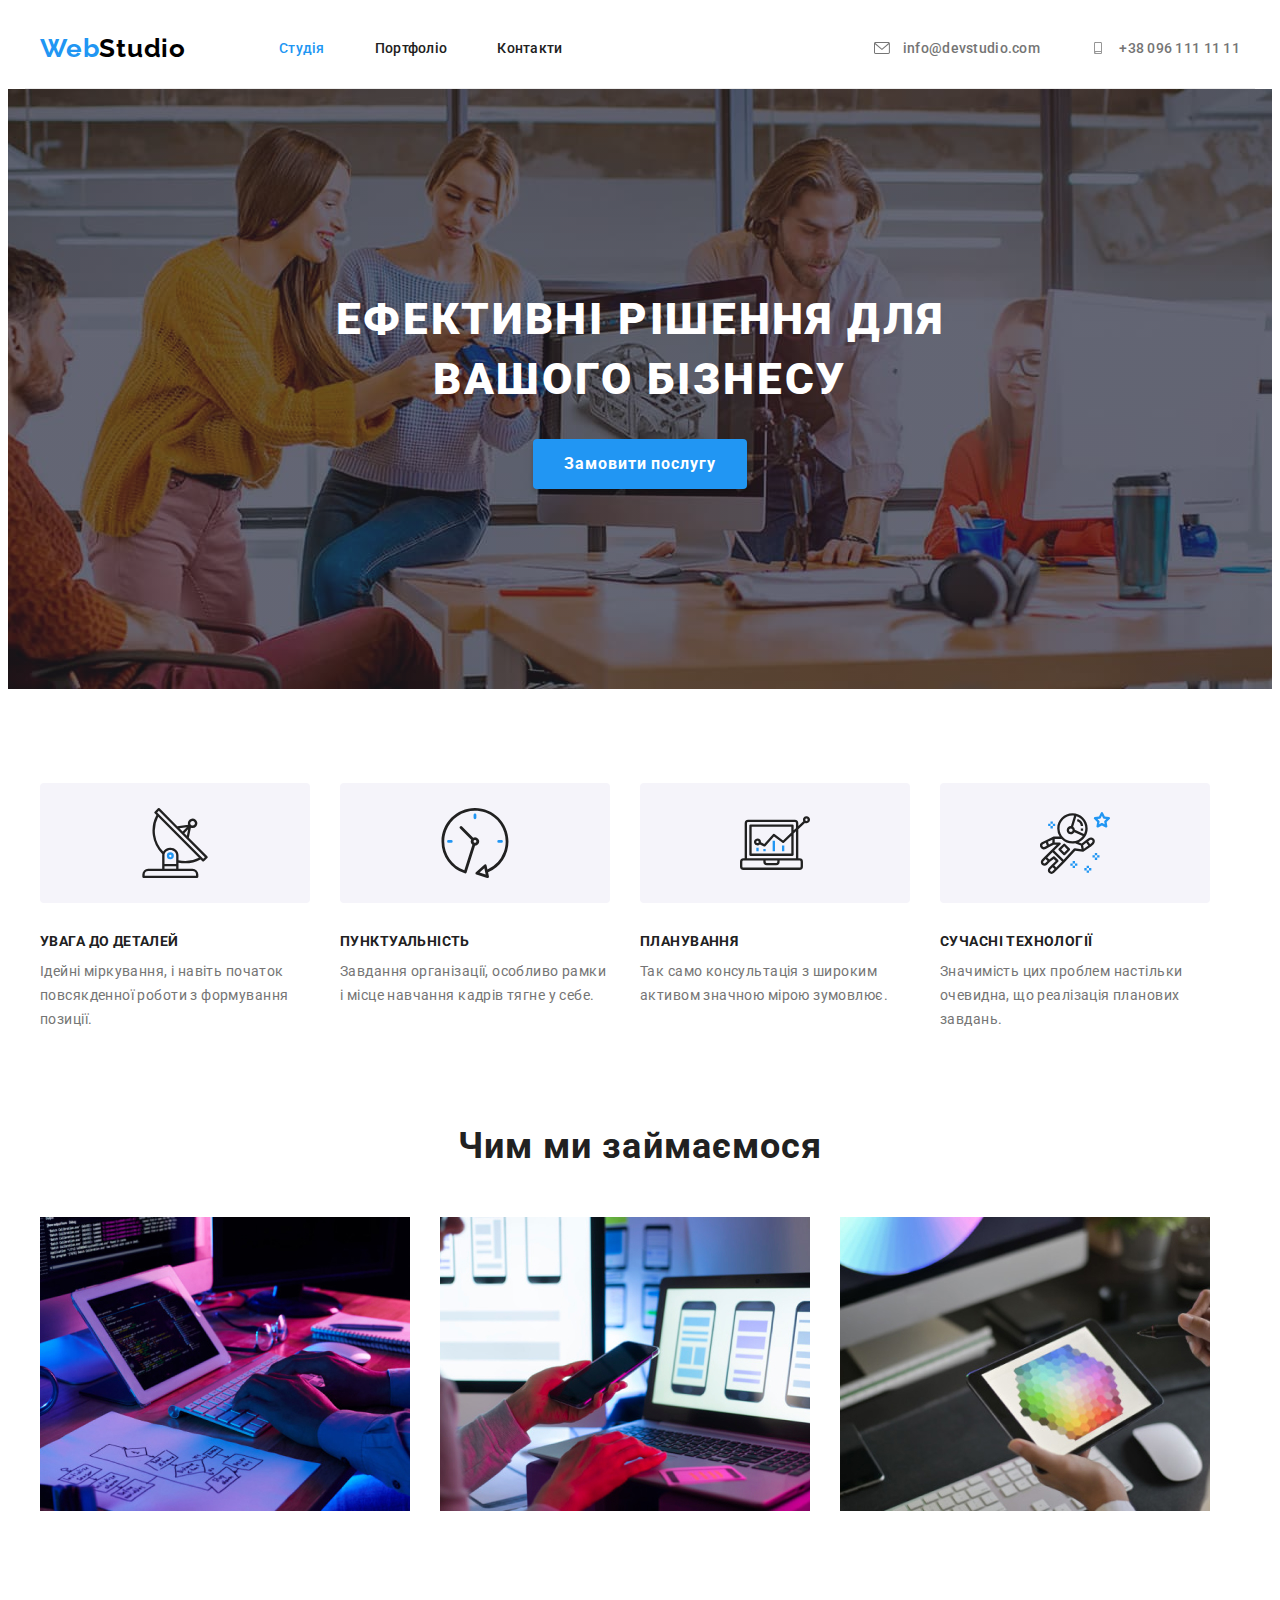
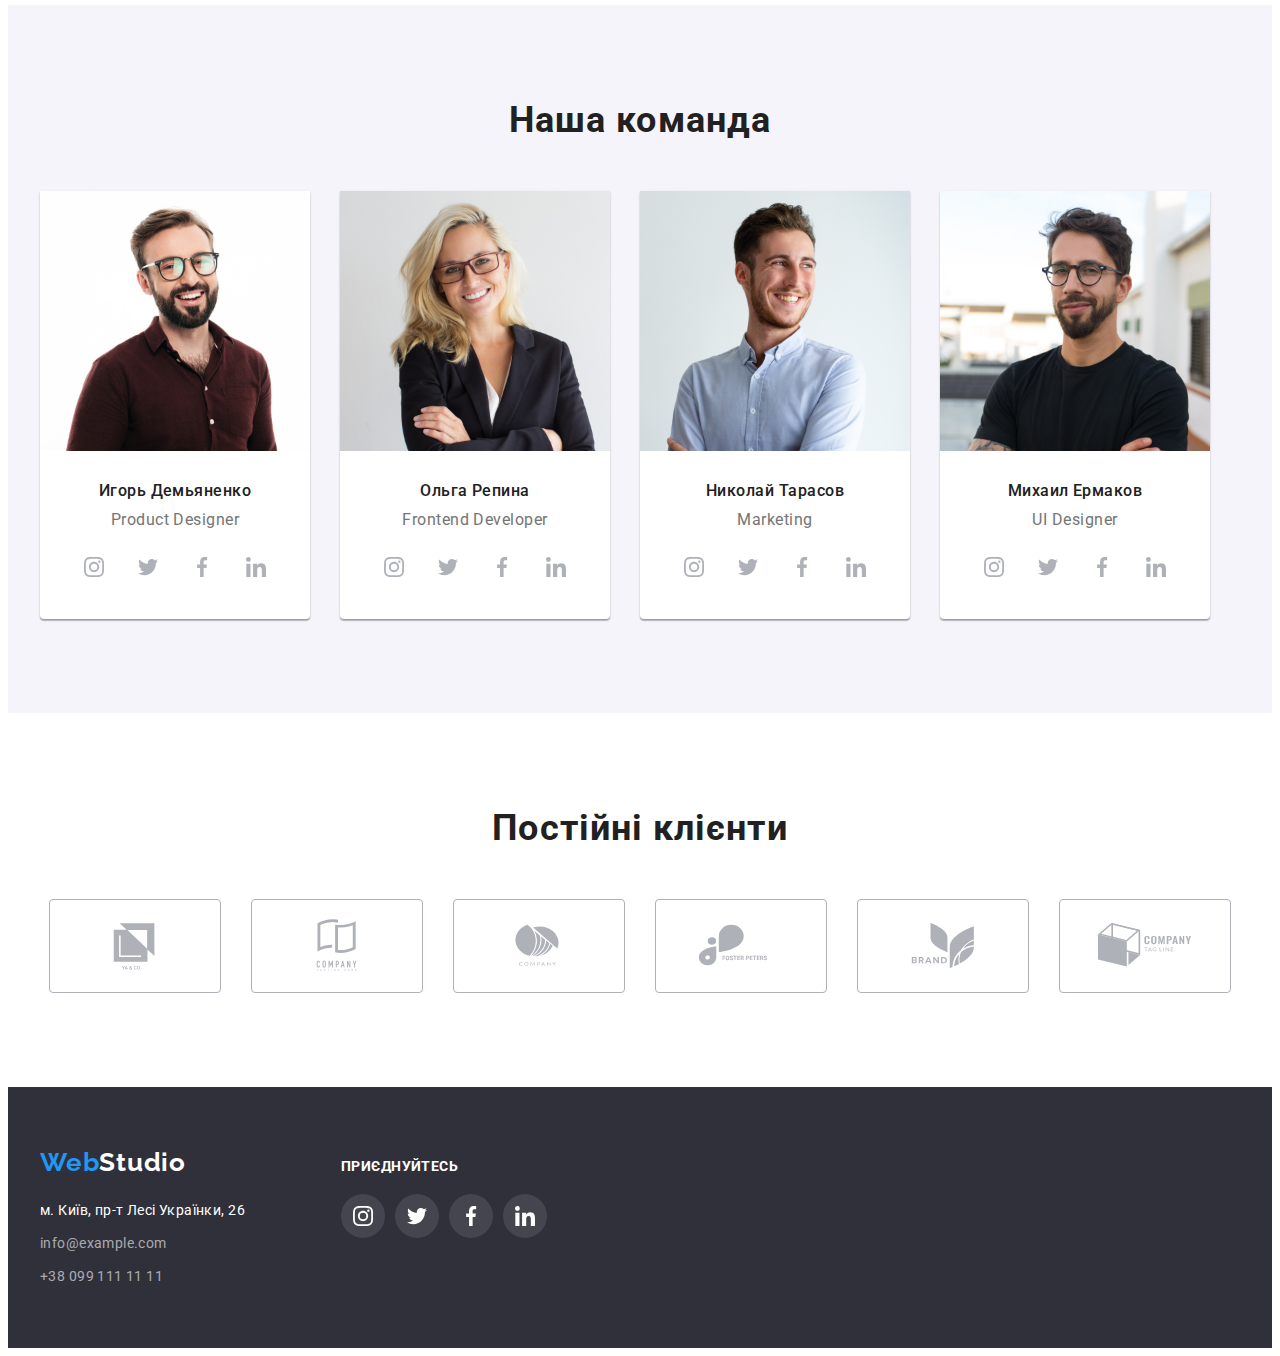
<file: index.html>
<!DOCTYPE html>
<html lang="uk">
  <head>
    <meta charset="UTF-8" />
    <meta http-equiv="X-UA-Compatible" content="IE=edge" />
    <meta name="viewport" content="width=device-width, initial-scale=1.0" />
    <!-- Fonts start -->
    <link rel="preconnect" href="https://fonts.googleapis.com" />
    <link rel="preconnect" href="https://fonts.gstatic.com" crossorigin />
    <link
      href="https://fonts.googleapis.com/css2?family=Raleway:wght@700&family=Roboto:wght@400;500;700;900&display=swap"
      rel="stylesheet"
    />
    <!-- Fonts end -->

    <!-- Normalize start -->
    <link
      rel="stylesheet"
      href="https://cdnjs.cloudflare.com/ajax/libs/modern-normalize/1.1.0/modern-normalize.min.css"
      integrity="sha512-wpPYUAdjBVSE4KJnH1VR1HeZfpl1ub8YT/NKx4PuQ5NmX2tKuGu6U/JRp5y+Y8XG2tV+wKQpNHVUX03MfMFn9Q=="
      crossorigin="anonymous"
      referrerpolicy="no-referrer"
    />
    <!-- Normalize end -->

    <link rel="stylesheet" href="./css/styles.css" />
    <title>WebStudio</title>
  </head>
  <body>
    <!-- Header section -->
    <header class="header">
      <div class="container header-container">
        <a class="logo link header-logo" href="./index.html" lang="en"
          >Web<span class="word">Studio</span></a
        >

        <nav class="header-nav">
          <ul class="header-list list">
            <li class="header-item">
              <a class="header-link header-link-current link" href="./index.html">Студія</a>
            </li>
            <li class="header-item">
              <a class="header-link link" href="./portfolio.html">Портфоліо</a>
            </li>
            <li class="header-item">
              <a class="header-link link" href="#contacts">Контакти</a>
            </li>
          </ul>
        </nav>

        <ul class="contacts list">
          <li class="contacts-item">
            <a 
              class="contacts-link link" 
              href="mailto:info@devstudio.com">
              <svg class="contscts-icon" width="16" height="12">
                <use href="./images/icons.svg#envelope"></use>
              </svg>
              info@devstudio.com
            </a>
          </li>
          <li class="contacts-item">
            <a class="contacts-link link" href="tel:+380961111111">
              <svg class="contscts-icon" width="16" height="12">
                <use href="./images/icons.svg#smartphone"></use>
              </svg>
              +38 096 111 11 11
            </a>
          </li>
        </ul>
      </div>
    </header>
    <!-- Main section -->
    <main>
      <section class="hero-section">
        <div class="container">
          <h1 class="hero-title">Ефективні рішення для вашого бізнесу</h1>
          <button class="hero-btn" type="button">Замовити послугу</button>
        </div>
      </section>

      <section class="features section">
        <div class="container">
          <ul class="features-list list">
            <li class="features-item">
              <div class="thumb">
                <svg class="features-icon" width="70" height="70">
                  <use href="./images/icons.svg#antenna"></use>
                </svg>
              </div>
              <h3 class="features-title">УВАГА ДО ДЕТАЛЕЙ</h3>
              <p class="features-text text">
                Ідейні міркування, і навіть початок повсякденної роботи з формування позиції.
              </p>
            </li>

            <li class="features-item">
              <div class="thumb">
                <svg class="features-icon" width="70" height="70">
                  <use href="./images/icons.svg#clock"></use>
                </svg>
              </div>
              <h3 class="features-title">ПУНКТУАЛЬНІСТЬ</h3>
              <p class="features-text text">
                Завдання організації, особливо рамки і місце навчання кадрів тягне у себе.
              </p>
            </li>

            <li class="features-item">
              <div class="thumb">
                <svg class="features-icon" width="70" height="70">
                  <use href="./images/icons.svg#diagram"></use>
                </svg>
              </div>
              <h3 class="features-title">ПЛАНУВАННЯ</h3>
              <p class="features-text text">
                Так само консультація з широким активом значною мірою зумовлює.
              </p>
            </li>

            <li class="features-item">
              <div class="thumb">
                <svg class="features-icon" width="70" height="70">
                  <use href="./images/icons.svg#astronaut"></use>
                </svg>
              </div>
              <h3 class="features-title">СУЧАСНІ ТЕХНОЛОГІЇ</h3>
              <p class="features-text text">
                Значимість цих проблем настільки очевидна, що реалізація планових завдань.
              </p>
            </li>
          </ul>
        </div>
      </section>

      <section class="occupation" id="studio">
        <div class="container">
          <h2 class="occupation-title title">Чим ми займаємося</h2>

          <ul class="occupation-list list">
            <li class="occupation-item">
              <img
                class="occupation-img"
                src="./images/computer.jpg.jpg"
                alt="Планшет с клавиатурой"
                width="370"
                height="294"
              />
            </li>

            <li class="occupation-item">
              <img
                class="occupation-img"
                src="./images/computer2.jpg.jpg"
                alt="Ноутбук"
                width="370"
                height="294"
              />
            </li>

            <li class="occupation-item">
              <img
                class="occupation-img"
                src="./images/computer3.jpg.jpg"
                alt="Планшет с цветной картинкой"
                width="370"
                height="294"
              />
            </li>
          </ul>
        </div>
      </section>

      <section class="team section">
        <div class="container">
          <h2 class="team-title title">Наша команда</h2>
          <ul class="team-list list">
            <li class="team-item">
              <img
                class="team-img"
                src="./images/igor.jpg"
                alt="Игорь Демьяненко"
                width="270"
                height="260"
              />
              <div class="team-wrapper">
                <h3 class="team-name">Игорь Демьяненко</h3>
                <p class="team-description" lang="en">Product Designer</p>
                <ul class="socials list">
                  <li class="socials-item">
                    <a
                      class="socials-link link"
                      href="instagram.com"
                      target="_blank"
                      rel="noopener noreferrer"
                      aria-label="instagram"
                    >
                    <svg class="socials-icon" width="20" height="20">
                      <use href="./images/icons.svg#instagram"></use>
                    </svg>
                    </a>
                  </li>
                  <li class="socials-item">
                    <a
                      class="socials-link link"
                      href="twitter.com"
                      target="_blank"
                      rel="noopener noreferrer"
                      aria-label="twitter"
                    >
                    <svg class="socials-icon" width="20" height="20">
                      <use href="./images/icons.svg#twitter"></use>
                    </svg>
                    </a>
                  </li>
                  <li class="socials-item">
                    <a
                      class="socials-link link"
                      href="facebook.com"
                      target="_blank"
                      rel="noopener noreferrer"
                      aria-label="facebook"
                    >
                    <svg class="socials-icon" width="20" height="20">
                      <use href="./images/icons.svg#facebook"></use>
                    </svg>
                    </a>
                  </li>
                  <li class="socials-item">
                    <a
                      class="socials-link link"
                      href="linkedin.com"
                      target="_blank"
                      rel="noopener noreferrer"
                      aria-label="linkedin"
                    >
                    <svg class="socials-icon" width="20" height="20">
                      <use href="./images/icons.svg#linkedin"></use>
                    </svg>
                    </a>
                  </li>
                </ul>
              </div>
            </li>

            <li class="team-item">
              <img
                class="team-img"
                src="./images/olga.jpg"
                alt="Ольга Репина"
                width="270"
                height="260"
              />
              <div class="team-wrapper">
                <h3 class="team-name">Ольга Репина</h3>
                <p class="team-description" lang="en">Frontend Developer</p>
                <ul class="socials list">
                  <li class="socials-item">
                    <a
                      class="socials-link link"
                      href="instagram.com"
                      target="_blank"
                      rel="noopener noreferrer"
                      aria-label="instagram"
                    >
                    <svg class="socials-icon" width="20" height="20">
                      <use href="./images/icons.svg#instagram"></use>
                    </svg>
                    </a>
                  </li>
                  <li class="socials-item">
                    <a
                      class="socials-link link"
                      href="twitter.com"
                      target="_blank"
                      rel="noopener noreferrer"
                      aria-label="twitter"
                    >
                    <svg class="socials-icon" width="20" height="20">
                      <use href="./images/icons.svg#twitter"></use>
                    </svg>
                    </a>
                  </li>
                  <li class="socials-item">
                    <a
                      class="socials-link link"
                      href="facebook.com"
                      target="_blank"
                      rel="noopener noreferrer"
                      aria-label="facebook"
                    >
                    <svg class="socials-icon" width="20" height="20">
                      <use href="./images/icons.svg#facebook"></use>
                    </svg>
                    </a>
                  </li>
                  <li class="socials-item">
                    <a
                      class="socials-link link"
                      href="linkedin.com"
                      target="_blank"
                      rel="noopener noreferrer"
                      aria-label="linkedin"
                    >
                    <svg class="socials-icon" width="20" height="20">
                      <use href="./images/icons.svg#linkedin"></use>
                    </svg>
                    </a>
                  </li>
                </ul>
              </div>
            </li>

            <li class="team-item">
              <img
                class="team-img"
                src="./images/nikolay.jpg"
                alt="Николай Тарасов"
                width="270"
                height="260"
              />
              <div class="team-wrapper">
                <h3 class="team-name">Николай Тарасов</h3>
                <p class="team-description" lang="en">Marketing</p>
                <ul class="socials list">
                  <li class="socials-item">
                    <a
                      class="socials-link link"
                      href="instagram.com"
                      target="_blank"
                      rel="noopener noreferrer"
                      aria-label="instagram"
                    >
                    <svg class="socials-icon" width="20" height="20">
                      <use href="./images/icons.svg#instagram"></use>
                    </svg>
                    </a>
                  </li>
                  <li class="socials-item">
                    <a
                      class="socials-link link"
                      href="twitter.com"
                      target="_blank"
                      rel="noopener noreferrer"
                      aria-label="twitter"
                    >
                    <svg class="socials-icon" width="20" height="20">
                      <use href="./images/icons.svg#twitter"></use>
                    </svg>
                    </a>
                  </li>
                  <li class="socials-item">
                    <a
                      class="socials-link link"
                      href="facebook.com"
                      target="_blank"
                      rel="noopener noreferrer"
                      aria-label="facebook"
                    >
                    <svg class="socials-icon" width="20" height="20">
                      <use href="./images/icons.svg#facebook"></use>
                    </svg>
                    </a>
                  </li>
                  <li class="socials-item">
                    <a
                      class="socials-link link"
                      href="linkedin.com"
                      target="_blank"
                      rel="noopener noreferrer"
                      aria-label="linkedin"
                    >
                    <svg class="socials-icon" width="20" height="20">
                      <use href="./images/icons.svg#linkedin"></use>
                    </svg>
                    </a>
                  </li>
                </ul>
              </div>
            </li>

            <li class="team-item">
              <img
                class="team-img"
                src="./images/miсhael.jpg"
                alt="Михаил Ермаков"
                width="270"
                height="260"
              />
              <div class="team-wrapper">
                <h3 class="team-name">Михаил Ермаков</h3>
                <p class="team-description" lang="en">UI Designer</p>
                <ul class="socials list">
                  <li class="socials-item">
                    <a
                      class="socials-link link"
                      href="instagram.com"
                      target="_blank"
                      rel="noopener noreferrer"
                      aria-label="instagram"
                    >
                    <svg class="socials-icon" width="20" height="20">
                      <use href="./images/icons.svg#instagram"></use>
                    </svg>
                    </a>
                  </li>
                  <li class="socials-item">
                    <a
                      class="socials-link link"
                      href="twitter.com"
                      target="_blank"
                      rel="noopener noreferrer"
                      aria-label="twitter"
                    >
                    <svg class="socials-icon" width="20" height="20">
                      <use href="./images/icons.svg#twitter"></use>
                    </svg>
                    </a>
                  </li>
                  <li class="socials-item">
                    <a
                      class="socials-link link"
                      href="facebook.com"
                      target="_blank"
                      rel="noopener noreferrer"
                      aria-label="facebook"
                    >
                    <svg class="socials-icon" width="20" height="20">
                      <use href="./images/icons.svg#facebook"></use>
                    </svg>
                    </a>
                  </li>
                  <li class="socials-item">
                    <a
                      class="socials-link link"
                      href="linkedin.com"
                      target="_blank"
                      rel="noopener noreferrer"
                      aria-label="linkedin"
                    >
                    <svg class="socials-icon" width="20" height="20">
                      <use href="./images/icons.svg#linkedin"></use>
                    </svg>
                    </a>
                  </li>
                </ul> 
              </div>  
            </ul>  
        </div>
      </section>

      <section class="clients section">
        <div class="container">
          <h2 class="clients-title title">Постійні клієнти</h2>
          <ul class="clients-list list">
            <li class="clients-item">
              <a 
                class="clients-link link"
                href="#"
                target="_blank"
                rel="noopener noreferrer"
                aria-label="company-logo-1" 
              >
              <svg class="clients-icon" width="106" height="60">
                   <use href="./images/icons.svg#logo-1"></use>
              </svg>
              </a>
            </li>
            <li class="clients-item">
              <a 
                class="clients-link link"
                href="#"
                target="_blank"
                rel="noopener noreferrer"
                aria-label="company-logo-2" 
              >
              <svg class="clients-icon" width="106" height="60">
                   <use href="./images/icons.svg#logo-2"></use>
              </svg>
              </a>
            </li>
            <li class="clients-item">
              <a 
                class="clients-link link"
                href="#"
                target="_blank"
                rel="noopener noreferrer"
                aria-label="company-logo-3" 
              >
              <svg class="clients-icon" width="106" height="60">
                   <use href="./images/icons.svg#logo-3"></use>
              </svg>
              </a>
            </li>
            <li class="clients-item">
              <a 
                class="clients-link link"
                href="#"
                target="_blank"
                rel="noopener noreferrer"
                aria-label="poster-peters" 
              >
              <svg class="clients-icon" width="106" height="60">
                   <use href="./images/icons.svg#logo-4"></use>
              </svg>
              </a>
            </li>
            <li class="clients-item">
              <a 
                class="clients-link link"
                href="#"
                target="_blank"
                rel="noopener noreferrer"
                aria-label="brand" 
              >
              <svg class="clients-icon" width="106" height="60">
                   <use href="./images/icons.svg#logo-5"></use>
              </svg>
              </a>
            </li>
            <li class="clients-item">
              <a 
                class="clients-link link"
                href="#"
                target="_blank"
                rel="noopener noreferrer"
                aria-label="company-tag-lane" 
              >
              <svg class="clients-icon" width="106" height="60">
                   <use href="./images/icons.svg#logo-6"></use>
              </svg>
              </a>
            </li>
          </ul>
        </div>
      </section>
    </main>
    <!-- Footer section -->
    <footer class="footer">
      <div class="container">
        <div class="footer-contr">
          <div class="address-contr">
        <a class="footer-logo logo link" href="./index.html" lang="en">Web<span class="footer-word">Studio</span></a>
        

        <address class="address" id="contacts">
          <p class="address-text text">м. Київ, пр-т Лесі Українки, 26</p>

          <ul class="address-list list">
            <li class="address-item">
              <a class="address-link text link link-mail" href="maito:info@example.com"
                >info@example.com</a>
            </li>
            <li class="address-item">
              <a class="address-link text link" href="tel:+38091111111">+38 099 111 11 11</a>
            </li>
          </ul>
        </address>
          </div>

          <div class="footer-socials">
            <p class="footer-text">приєднуйтесь</p>
            <ul class="address-socials-list list">
              <li class="address-socials-item">
                <a 
                class="address-socials-link link"
                href="instagram.com"
                target="_blank"
                rel="noopener noreferrer"
                aria-label="instagram"
                >
                <svg class="footer-icon" width="20" height="20">
                  <use href="./images/icons.svg#instagram"></use>
                </svg>
              </a>
              </li>
              <li class="address-socials-item">
                <a 
                class="address-socials-link link"
                href="twitter.com"
                target="_blank"
                rel="noopener noreferrer"
                aria-label="twitter"
                >
                <svg class="footer-icon" width="20" height="20">
                  <use href="./images/icons.svg#twitter"></use>
                </svg>
              </a>
              </li>
              <li class="address-socials-item">
                <a 
                class="address-socials-link link"
                href="facebook.com"
                target="_blank"
                rel="noopener noreferrer"
                aria-label="facebook"
                >
                <svg class="footer-icon" width="20" height="20">
                  <use href="./images/icons.svg#facebook"></use>
                </svg>
              </a>
              </li>
              <li class="address-socials-item">
                <a 
                class="address-socials-link link"
                href="linkedin.com"
                target="_blank"
                rel="noopener noreferrer"
                aria-label="linkedin"
                >
                <svg class="footer-icon" width="20" height="20">
                  <use href="./images/icons.svg#linkedin"></use>
                </svg>
              </a>
              </li>
            </ul>
          </div>
        </div>
      </div>
    </footer>
  </body>
</html>
</file>
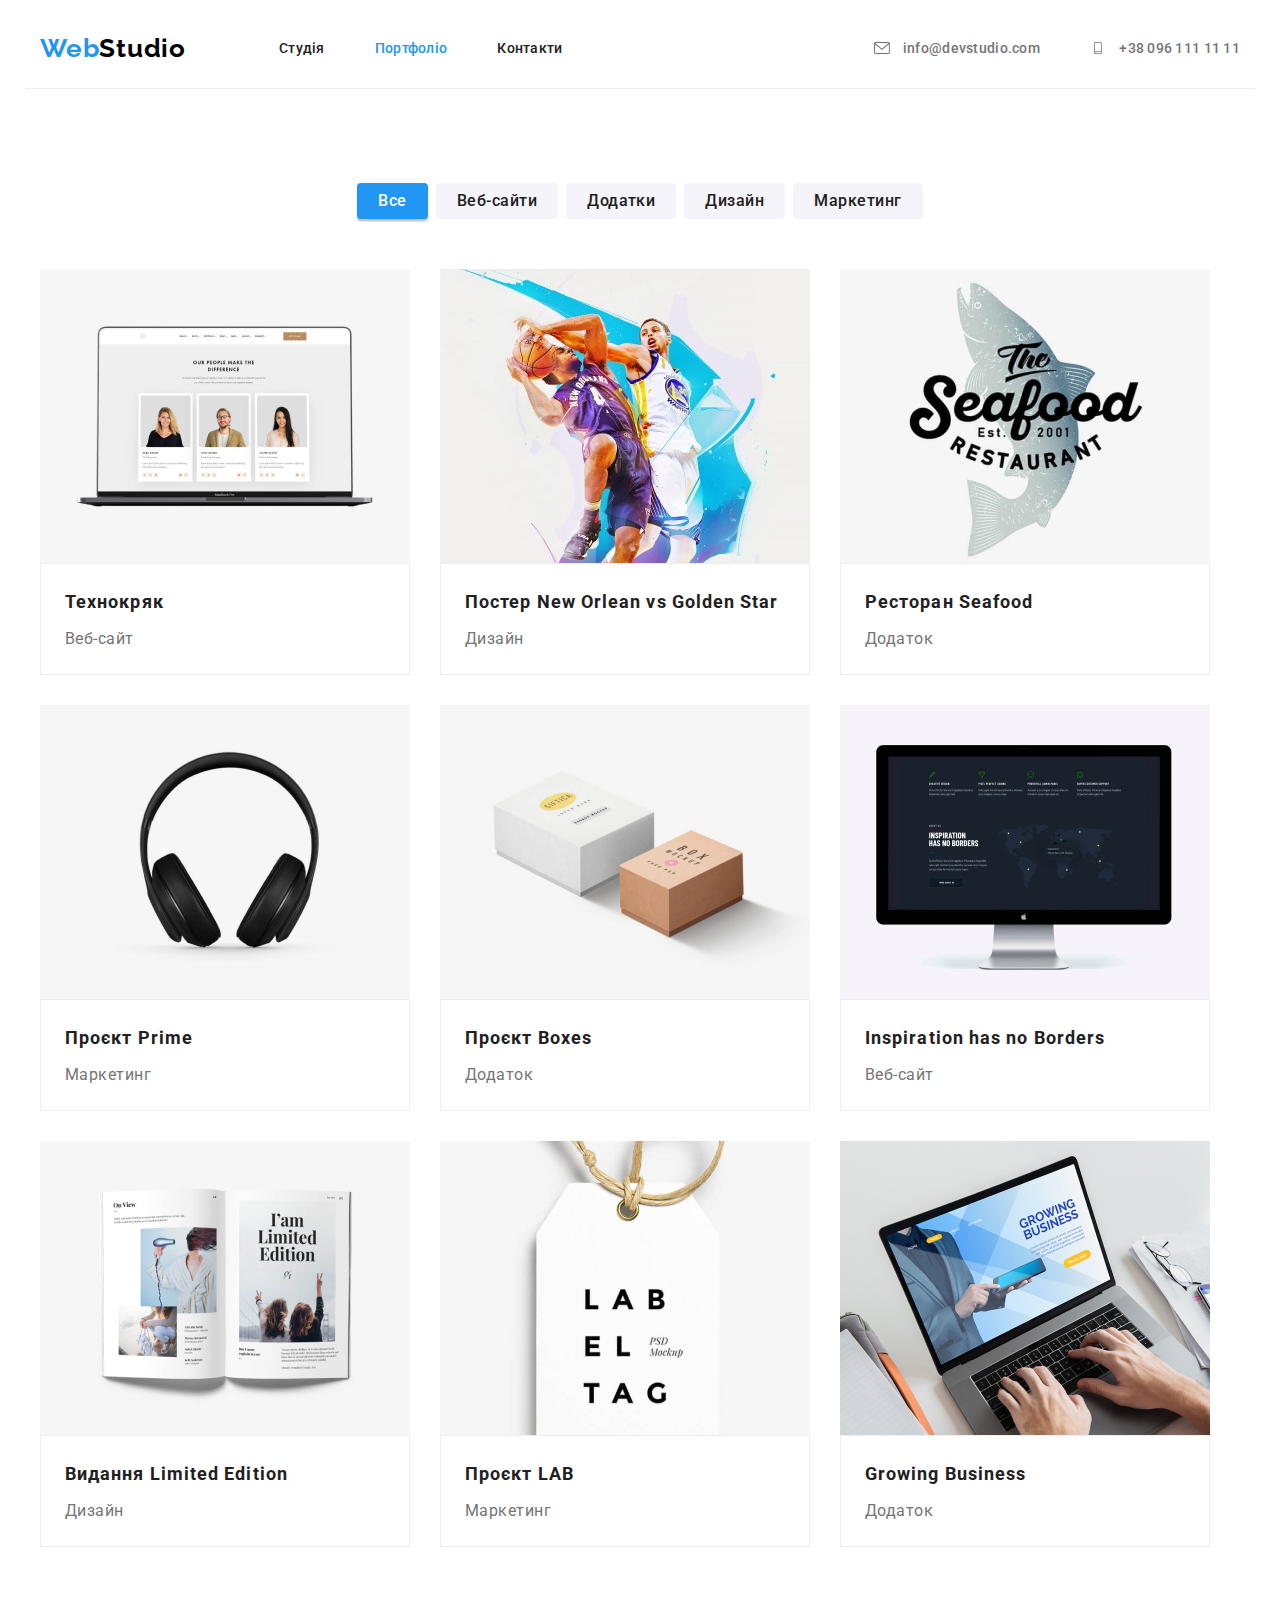
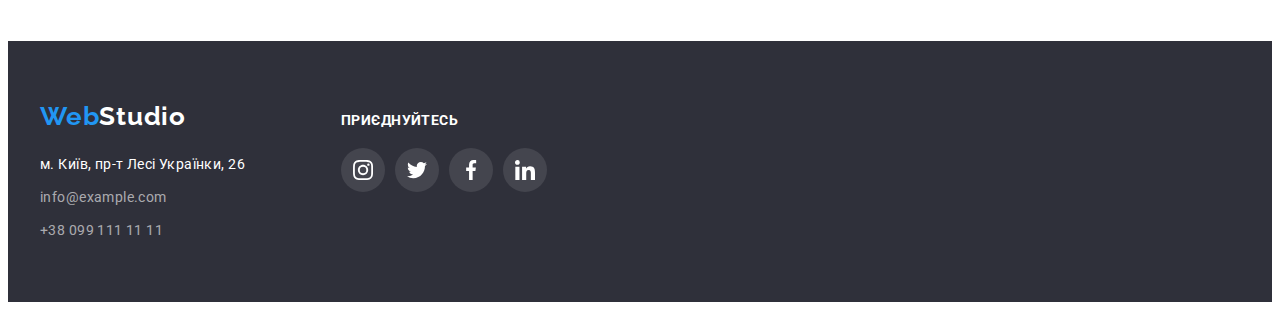
<file: portfolio.html>
<!DOCTYPE html>
<html lang="uk">
  <head>
    <meta charset="UTF-8" />
    <meta http-equiv="X-UA-Compatible" content="IE=edge" />
    <meta name="viewport" content="width=device-width, initial-scale=1.0" />
    <link rel="preconnect" href="https://fonts.googleapis.com" />
    <link rel="preconnect" href="https://fonts.gstatic.com" crossorigin />
    <link
      href="https://fonts.googleapis.com/css2?family=Raleway:wght@700&family=Roboto:wght@400;500;700;900&display=swap"
      rel="stylesheet"
    />

    <!-- Normalize start -->
    <link
      rel="stylesheet"
      href="https://cdnjs.cloudflare.com/ajax/libs/modern-normalize/1.1.0/modern-normalize.min.css"
      integrity="sha512-wpPYUAdjBVSE4KJnH1VR1HeZfpl1ub8YT/NKx4PuQ5NmX2tKuGu6U/JRp5y+Y8XG2tV+wKQpNHVUX03MfMFn9Q=="
      crossorigin="anonymous"
      referrerpolicy="no-referrer"
    />
    <!-- Normalize end -->

    <link rel="stylesheet" href="./css/styles.css" />
    <title>Portfolio</title>
  </head>
  <body>
    <!-- header section -->

    <header class="header">
      <div class="container header-container">
        <a class="logo link header-logo" href="./index.html" lang="en"
          >Web<span class="word">Studio</span></a
        >

        <nav class="header-nav">
          <ul class="header-list list">
            <li class="header-item">
              <a class="header-link  link" href="./index.html">Студія</a>
            </li>
            <li class="header-item">
              <a class="header-link header-link-current link" href="./portfolio.html">Портфоліо</a>
            </li>
            <li class="header-item">
              <a class="header-link link" href="#contacts">Контакти</a>
            </li>
          </ul>
        </nav>

        <ul class="contacts list">
          <li class="contacts-item">
            <a 
              class="contacts-link link" 
              href="mailto:info@devstudio.com">
              <svg class="contscts-icon" width="16" height="12">
                <use href="./images/icons.svg#envelope"></use>
              </svg>
              info@devstudio.com
            </a>
          </li>
          <li class="contacts-item">
            <a class="contacts-link link" href="tel:+380961111111">
              <svg class="contscts-icon" width="16" height="12">
                <use href="./images/icons.svg#smartphone"></use>
              </svg>
              +38 096 111 11 11
            </a>
          </li>
        </ul>
      </div>
    </header>

    <!-- main section -->
    <main>
      <section class="section">
        <div class="container">
          <ul class="btn-list list">
            <li class="btn-item">
              <button class="portfolio-btn btn-active-current" type="button">Все</button>
            </li>
            <li class="btn-item">
              <button class="portfolio-btn" type="button">Веб-сайти</button>
            </li>
            <li class="btn-item">
              <button class="portfolio-btn" type="button">Додатки</button>
            </li>
            <li class="btn-item">
              <button class="portfolio-btn" type="button">Дизайн</button>
            </li>
            <li class="btn-item">
              <button class="portfolio-btn" type="button">Маркетинг</button>
            </li>
          </ul>

          <ul class="portfolio-list list">
            <li class="portfolio-item">
              <a class="portfolio-link link" href="#" target="_blank" rel="noopener noreferrer">
              <img
                src="./images/Portfolio/img.jpg"
                alt="Карточки трьох працівників"
                width="370"
                height="294"
              />
              <div class="portfolio-wrapper">
                <h2 class="portfolio-title">Технокряк</h2>
                <p class="portfolio-text">Веб-сайт</p>
              </div>
              </a>
            </li>
            <li class="portfolio-item">
              <a class="portfolio-link link" href="#" target="_blank" rel="noopener noreferrer">
              <img
                src="./images/Portfolio/players.jpg"
                alt="Два баскетболіста"
                width="370"
                height="294"
              />
              <div class="portfolio-wrapper">
                <h2 class="portfolio-title" lang="en">Постер New Orlean vs Golden Star</h2>
                <p class="portfolio-text">Дизайн</p>
              </div>
              </a>
            </li>
            <li class="portfolio-item"> 
              <a class="portfolio-link link" href="#" target="_blank" rel="noopener noreferrer">
              <img
                src="./images/Portfolio/restaurant.jpg"
                alt="Логотип ресторану"
                width="370"
                height="294"
              />
              <div class="portfolio-wrapper">
                <h2 class="portfolio-title" lang="en">Ресторан Seafood</h2>
                <p class="portfolio-text">Додаток</p>
              </div>
              </a>
            </li>
            <li class="portfolio-item">
              <a class="portfolio-link link" href="#" target="_blank" rel="noopener noreferrer">
              <img 
                src="./images/Portfolio/prime.jpg" 
                alt="Навушники" 
                width="370" 
                height="294" />
              <div class="portfolio-wrapper">
                <h2 class="portfolio-title">Проєкт Prime</h2>
                <p class="portfolio-text">Маркетинг</p>
              </div>
              </a>
            </li>
            <li class="portfolio-item">
              <a class="portfolio-link link" href="#" target="_blank" rel="noopener noreferrer">
              <img 
                src="./images/Portfolio/boxes.jpg" 
                alt="Бокси" 
                width="370" 
                height="294" />
              <div class="portfolio-wrapper">
                <h2 class="portfolio-title">Проєкт Boxes</h2>
                <p class="portfolio-text">Додаток</p>
              </div>
              </a>
            </li>
            <li class="portfolio-item">
              <a class="portfolio-link link" href="#" target="_blank" rel="noopener noreferrer">
              <img
                src="./images/Portfolio/computer.jpg"
                alt="Монітор"
                width="370"
                height="294"
              />
              <div class="portfolio-wrapper">
                <h2 class="portfolio-title" lang="en">Inspiration has no Borders</h2>
                <p class="portfolio-text">Веб-сайт</p>
              </div>
              </a>
            </li>
            <li class="portfolio-item">
              <a class="portfolio-link link" href="#" target="_blank" rel="noopener noreferrer">
              <img
                src="./images/Portfolio/book.jpg"
                alt="Розкрита книга"
                width="370"
                height="294"
              />
              <div class="portfolio-wrapper">
                <h2 class="portfolio-title" lang="en">Видання Limited Edition</h2>
                <p class="portfolio-text">Дизайн</p>
              </div>
              </a>
            </li>
            <li class="portfolio-item">
              <a class="portfolio-link link" href="#" target="_blank" rel="noopener noreferrer">
              <img
                src="./images/Portfolio/lab.jpg"
                alt="Логотип проєкта ЛАБ"
                width="370"
                height="294"
              />
              <div class="portfolio-wrapper">
                <h2 class="portfolio-title" lang="en">Проєкт LAB</h2>
                <p class="portfolio-text">Маркетинг</p>
              </div>
              </a>
            </li>
            <li class="portfolio-item">
              <a class="portfolio-link link" href="#" target="_blank" rel="noopener noreferrer">
              <img
                src="./images/Portfolio/notebook.jpg"
                alt="Ноутбук"
                width="370"
                height="294"
              />
              <div class="portfolio-wrapper">
                <h2 class="portfolio-title" lang="en">Growing Business</h2>
                <p class="portfolio-text">Додаток</p>
              </div>
              </a>
            </li>
          </ul>
        </div>
      </section>
    </main>

    <!-- footer section -->

    <footer class="footer">
      <div class="container">
        <div class="footer-contr">
          <div class="address-contr">
        <a class="footer-logo logo link" href="./index.html" lang="en">Web<span class="footer-word">Studio</span></a>
        

        <address class="address" id="contacts">
          <p class="address-text text">м. Київ, пр-т Лесі Українки, 26</p>

          <ul class="address-list list">
            <li class="address-item">
              <a class="address-link text link link-mail" href="maito:info@example.com"
                >info@example.com</a>
            </li>
            <li class="address-item">
              <a class="address-link text link" href="tel:+38091111111">+38 099 111 11 11</a>
            </li>
          </ul>
        </address>
          </div>

          <div class="footer-socials">
            <p class="footer-text">приєднуйтесь</p>
            <ul class="address-socials-list list">
              <li class="address-socials-item">
                <a 
                class="address-socials-link link"
                href="instagram.com"
                target="_blank"
                rel="noopener noreferrer"
                aria-label="instagram"
                >
                <svg class="footer-icon" width="20" height="20">
                  <use href="./images/icons.svg#instagram"></use>
                </svg>
              </a>
              </li>
              <li class="address-socials-item">
                <a 
                class="address-socials-link link"
                href="twitter.com"
                target="_blank"
                rel="noopener noreferrer"
                aria-label="twitter"
                >
                <svg class="footer-icon" width="20" height="20">
                  <use href="./images/icons.svg#twitter"></use>
                </svg>
              </a>
              </li>
              <li class="address-socials-item">
                <a 
                class="address-socials-link link"
                href="facebook.com"
                target="_blank"
                rel="noopener noreferrer"
                aria-label="facebook"
                >
                <svg class="footer-icon" width="20" height="20">
                  <use href="./images/icons.svg#facebook"></use>
                </svg>
              </a>
              </li>
              <li class="address-socials-item">
                <a 
                class="address-socials-link link"
                href="linkedin.com"
                target="_blank"
                rel="noopener noreferrer"
                aria-label="linkedin"
                >
                <svg class="footer-icon" width="20" height="20">
                  <use href="./images/icons.svg#linkedin"></use>
                </svg>
              </a>
              </li>
            </ul>
          </div>
        </div>
      </div>
    </footer>
  </body>
</html>
</file>
<file: css/styles.css>
:root {
    /* fonts */
    --main-font: 'Roboto', sans-serif;
    --secondary-font: 'Raleway', sans-serif;

    /* text colors */
    --main-txt-cl: #212121;
    --accent-color: #2196F3;
    --secondary-txt-cl: #FFFFFF;
    --minor-txt-cl: #757575;

    /* bg colors */
    --light-bg-cl: #F5F4FA; 
    --dark-bg-cl: #2F303A; 
    
   /* others */
    --indent: 30px;
    --items: 3;

}

body {
    font-family: var(--main-font);
    color: var(--main-txt-cl);
}
 
/* reset styles */
.link {
text-decoration: none;
}

h1, h2,h3,h4,h5,h6,p {
   margin: 0;
}

img {
   display: block;
}

.list {
list-style: none;
padding: 0;
margin: 0;
}

/* base styles */

.section {
   padding-top: 94px;
   padding-bottom: 94px;
}


.container {
   width: 1200px;
   padding-left: 15px;
   padding-right: 15px;
   margin-left: auto;
   margin-right: auto;

   /* outline: 2px solid red; */
}

.text {
    font-size: 14px;
    line-height: calc(24 / 14);
    letter-spacing: 0.03em;
 }

/* Header section */

.header-container {
   display: flex;
   align-items: center;
   border-bottom: 1px solid #ECECEC;;
}





.logo {
    font-family: var(--secondary-font);
    font-weight: 700;
    font-size: 26px;
    line-height: calc(31 / 26);
    letter-spacing: 0.03em;
    color: var(--accent-color);
    
}

.header-logo {
   margin-right: 93px;
}

.logo.link > .word {
    color: #000000;
}

.header-nav {
   margin-right: auto;
}

.header-list {
   display: flex;
   gap: 50px;
}

.header-item,
.contacts-item {
   display: flex;
}

.header-link { 
   padding-top: 32px;
   padding-bottom: 32px;

    font-weight: 500;
    font-size: 14px;
    line-height: calc(16 / 14);
    letter-spacing: 0.02em;
    color: var(--main-txt-cl);
    
}

 .header-link:hover,
 .header-link:focus,
 .contacts-link:hover,
 .contacts-link:focus,
 .address-link:hover,
 .address-link:focus {
    color: var(--accent-color);
 }

 .header-link-current {
    color: var(--accent-color);
 }

 .contacts {
   display: flex;
   gap: 50px;
 }

 .contacts-link {
   padding-top: 32px;
   padding-bottom: 32px;

   font-weight: 500;
   font-size: 14px;
   line-height: calc(16 / 14);
   letter-spacing: 0.02em;
   color: var(--minor-txt-cl);
 }

 /* Hero section */

 .hero-section {
    max-width: 1600px;
    padding-top: 200px;
    padding-bottom: 200px;
    margin: 0 auto;
    background-color: var(--dark-bg-cl);
    background-image: linear-gradient(to right, rgba(47, 48, 58, 0.4), rgba(47, 48, 58, 0.4)),
      url('../images/logo-opt.jpg');
    background-repeat: no-repeat;
    background-position: center;
    background-size: cover;
 }

 .hero-title {
    width: 696px;
    margin-bottom: 30px;
    margin-left: auto;
    margin-right: auto;

    font-weight: 900;
    font-size: 44px;
    line-height: calc(60 / 44);
    text-align: center;
    letter-spacing: 0.06em;
    text-transform: uppercase;
    color: var(--secondary-txt-cl);
 }

 .hero-btn {
    display: block;
    margin: 0 auto;

    max-width: 250px;
    min-width: 200px;
    min-height: 50px;
    padding: 9px 31px;

    font-family: inherit;
    font-weight: 700;
    font-size: 16px;
    line-height: calc(30 / 16);
    letter-spacing: 0.06em;
    background-color: var(--accent-color);
    color: var(--secondary-txt-cl);
    border: transparent;
    box-shadow: 0px 4px 4px rgba(0, 0, 0, 0.15);
    border-radius: 4px;
    cursor: pointer;
 }

 .hero-btn:hover,
 .hero-btn:focus {
    background-color: #188CE8;
 }

 /* Section features */
.features-list {
   display: flex;
   gap: var(--indent);
   /* justify-content: space-between; */
}

.features-list:last-child {
   margin-right: 0;
}

.features-item {
   width: 270px;
}

 .features-title {
    margin-bottom: 10px;

    font-weight: 700;
    font-size: 14px;
    line-height: calc(16 / 14);
    letter-spacing: 0.03em;
    text-transform: uppercase;
 }

 .features-text {
    color: var(--minor-txt-cl);
 }

 /* occupation & team */

 .title {
   margin-bottom: 50px;

    font-weight: 700;
    font-size: 36px;
    line-height: calc(42 / 36);
    text-align: center;
    letter-spacing: 0.03em;
 }

 .occupation-list {
   display: flex;
   gap: var(--indent);
   padding-bottom: 94px;
 }

 .team {
    background-color: var(--light-bg-cl);

 }

.team-list {
   display: flex;
   gap: var(--indent);
}

.team-item {
   background-color: #FFFFFF;
   box-shadow: 0px 1px 3px rgba(0, 0, 0, 0.12), 0px 1px 1px rgba(0, 0, 0, 0.14), 0px 2px 1px rgba(0, 0, 0, 0.2);
   border-radius: 0px 0px 4px 4px;
}

.team-wrapper {
   padding: 30px 5px;
   border-top: none;
}

 .team-name {
    margin-bottom: 10px;

    font-weight: 500;
    font-size: 16px;
    line-height: calc(19 / 16);
    text-align: center;
    letter-spacing: 0.03em;
 }

 .team-description {

   margin-bottom: 16px;

    font-size: 16px;
    line-height: calc(19 / 16);
    text-align: center;
    letter-spacing: 0.03em;
    color: var(--minor-txt-cl);
 }

 .clients-title {
   margin-bottom: 50px;
 }

 /* Footer */

.footer {
    padding: 60px 0;
    background-color: var(--dark-bg-cl);
}

.footer-logo {
   display: block;
   margin-bottom: 20px;
}

 .footer-word {
    color: var(--secondary-txt-cl);
 }

 .address {
   font-style: normal;
 }

 .address-text {
    color: var(--secondary-txt-cl);
 }

 .address-link {
    color: rgba(255, 255, 255, 0.6);
    display: block;
 }

.link-mail {
   display: block;
   margin-top: 9px;
   margin-bottom: 9px;
}

.footer-text {
   font-weight: 700;
   font-size: 14px;
   line-height: calc(16 / 14);
   text-transform: uppercase;
   letter-spacing: 0.03em;
   color: var(--secondary-txt-cl);

   margin-bottom: 20px;
}




 /* PORTFOLIO */

 .btn-list {
   display: flex;
   justify-content: center;
   margin-bottom: 50px;
   gap: 8px; 
 }



 .portfolio-btn {
   display: block;
   padding: 5px 21px;
   border-radius: 4px;

    font-family: inherit;
    font-weight: 500;
    font-size: 16px;
    line-height: calc(26 / 16);
    letter-spacing: 0.03em;
    color: var(--main-txt-cl);
    background-color: var(--light-bg-cl);
    border: transparent;
    cursor: pointer;
 }

 .portfolio-btn:hover,
 .portfolio-btn:focus,
 .btn-active-current {
    color: var(--secondary-txt-cl);
    background-color: var(--accent-color);
    box-shadow: 0px 3px 1px rgba(0, 0, 0, 0.1), 0px 1px 2px rgba(0, 0, 0, 0.08), 0px 2px 2px rgba(0, 0, 0, 0.12);
    border-radius: 4px;
 }

 .portfolio-list {
   display: flex;
   flex-wrap: wrap;
   gap: var(--indent);
 }

 .portfolio-item {
   flex-basis: calc(100% - var(--indent) * (var(--items)-1)) / var(--items);
 }

 .portfolio-link:hover {
   display: block;
   box-shadow: 0px 4px 4px rgba(0, 0, 0, 0.25);
 }

 .portfolio-wrapper {
   padding: 20px 24px;
   border-top: none;
   border: 1px solid #EEEEEE;
 }

 .portfolio-title {
   margin-bottom: 4px;
    font-weight: 700;
    font-size: 18px;
    line-height: calc(36 / 18); 
    letter-spacing: 0.06em;  
    color: #212121;
 }

 .portfolio-text {
    font-size: 16px;
    line-height: calc(30 / 16);
    letter-spacing: 0.03em;
    color: var(--minor-txt-cl);
 }

/* Header icons */
 .contscts-icon {
   fill: currentColor;
   margin-right: 10px;
   position: relative;
   top: 1px;
 }

 /* Social icons */
.socials {
   display: flex;
   align-items: center;
   justify-content: center;
   gap: 10px;
}

.socials-link {
   display: flex;
   align-items: center;
   justify-content: center;
   width: 44px;
   height: 44px;
   border-radius: 50%;

   /* outline: 2px solid #2a2a2a;
   outline-offset: -2px; */
}

.socials-icon {
   fill: #AFB1B8;
}

.socials-link:hover,
.socials-link:focus {
   background-color: var(--accent-color);
}

.socials-link:hover .socials-icon {
   fill: var(--secondary-txt-cl);
}
.socials-link:focus .socials-icon {
   fill: var(--secondary-txt-cl);
}

/* Clients icons */
.clients-list {
   display: flex;
   align-items: center;
   justify-content: center;
   gap: 30px;
}

.clients-link {
   display: flex;
   align-items: center;
   justify-content: center;
   width: 170px;
   height: 92px;
   border: 1px solid #AFB1B8;
   border-radius: 4px;
}

.clients-icon {
   fill: #AFB1B8;
}

.clients-link:hover,
.clients-link:focus {
   border-color: var(--accent-color)
}

.clients-link:hover .clients-icon {
   fill: var(--accent-color);
}

.clients-link:focus .clients-icon {
   fill: var(--accent-color);
}

.thumb {
   display: flex;
   width: 270px;
   height: 120px;
   align-items: center;
   justify-content: center;
   margin-bottom: 30px;
   background: #F5F4FA;
   border-radius: 4px;
}

/* Footer icons */
.footer-contr {
   display: flex;
   align-items: baseline;
   gap: 70px;
}

.address-contr {
   display: flex;
   flex-direction: column;
   min-width: 231px;
}

.address-socials-list {
   display: flex;
   gap: 10px;
}

.address-socials-link {
   display: flex;
   align-items: center;
   justify-content: center;
   width: 44px;
   height: 44px;
   background: rgba(255, 255, 255, 0.1);
   border-radius: 50%;
}

.footer-icon {
   fill: var(--secondary-txt-cl);
}

.address-socials-link:hover,
.address-socials-link:focus {
   background-color: var(--accent-color);
}
</file>
